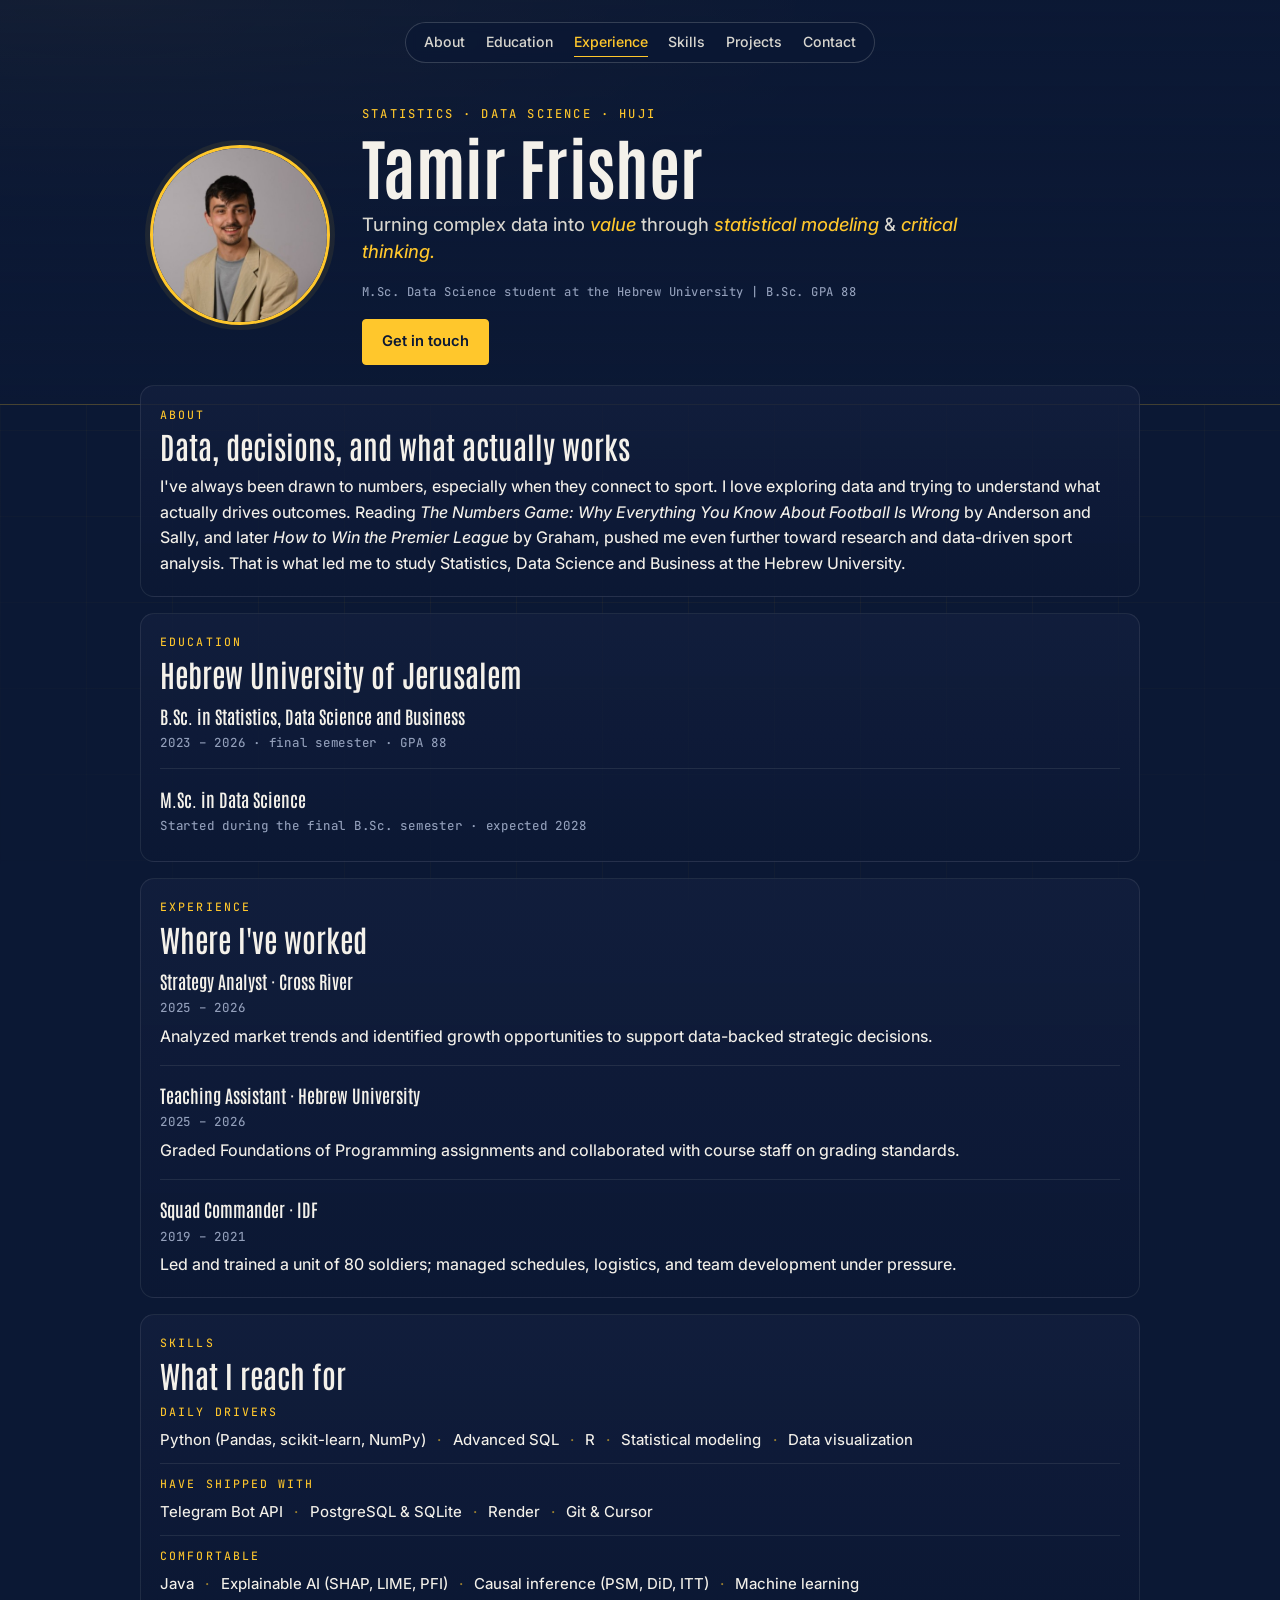
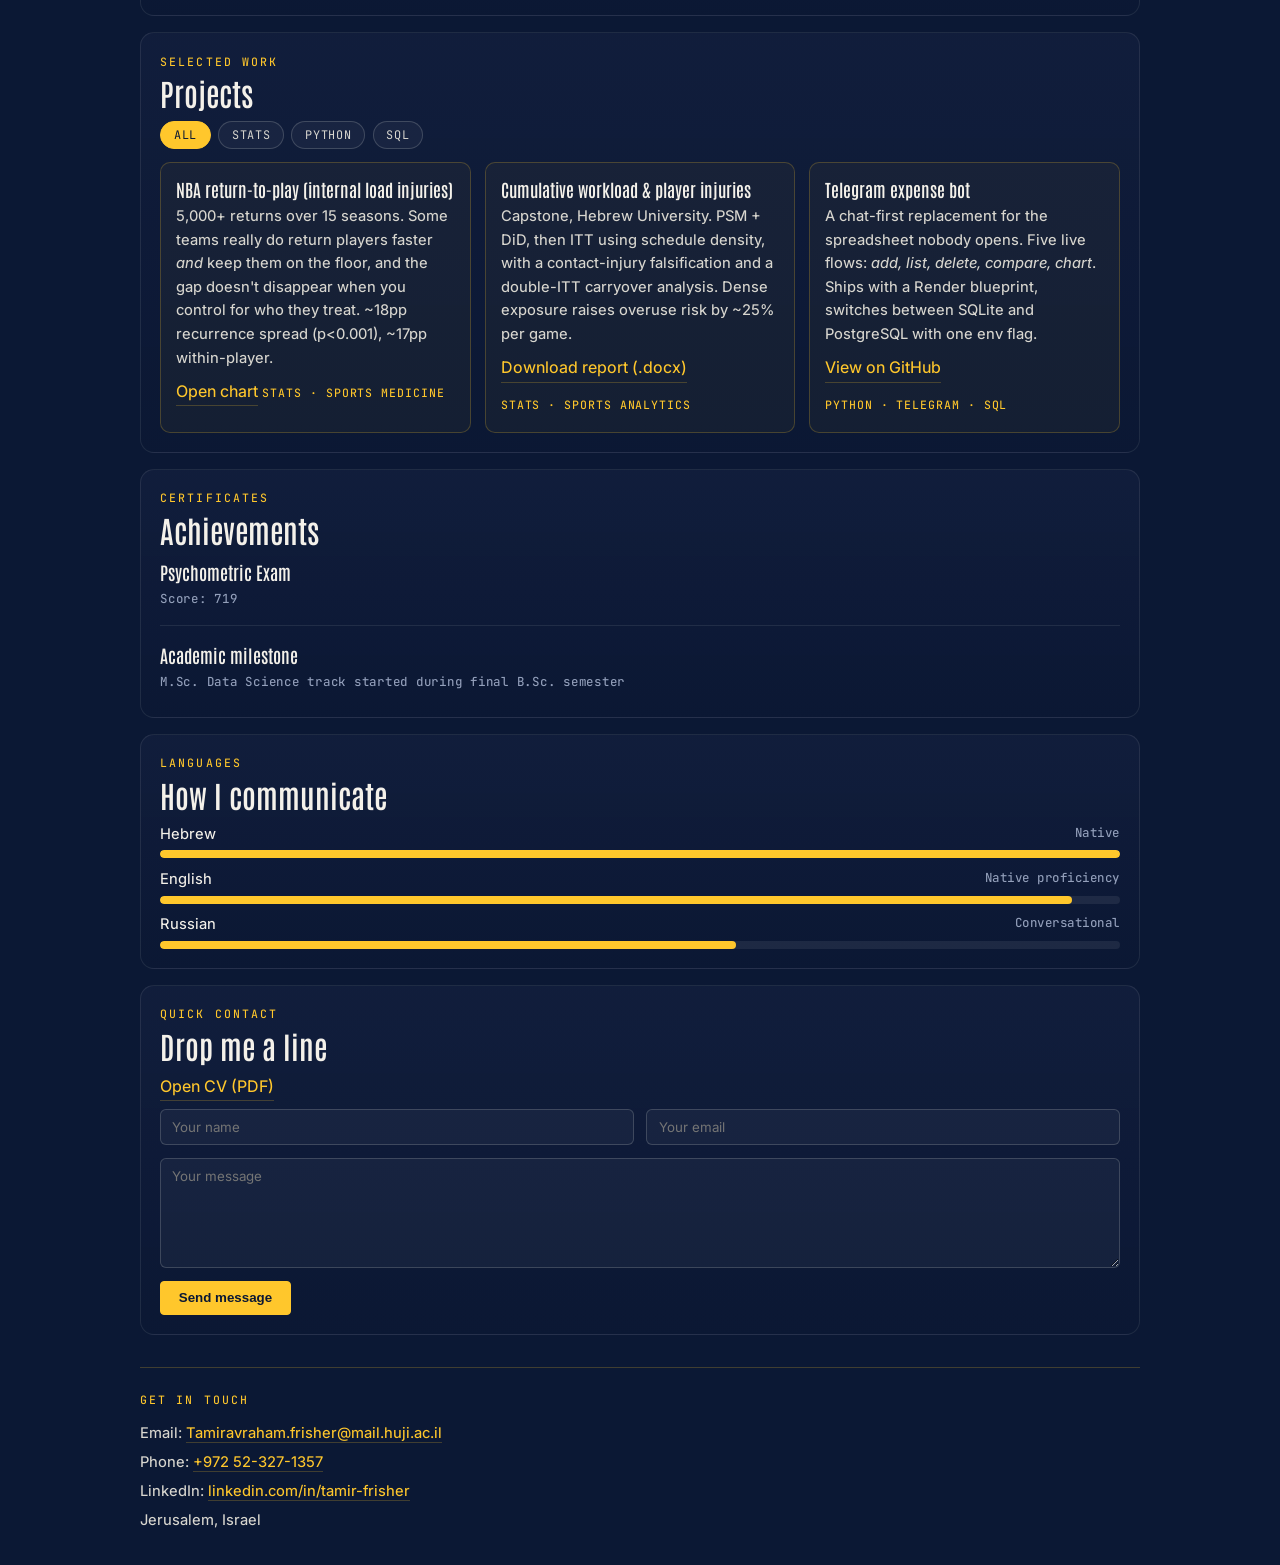
<file: portable-profile.html>
<!DOCTYPE html>
<html lang="en">
  <head>
    <meta charset="UTF-8" />
    <meta name="viewport" content="width=device-width, initial-scale=1.0" />
    <title>Tamir Frisher | Portable Profile</title>
    <meta
      name="description"
      content="Single-file portable portfolio of Tamir Frisher: NBA analytics, causal inference, and a Telegram expense bot."
    />
    <meta name="theme-color" content="#0b1834" />
    <link rel="preconnect" href="https://fonts.googleapis.com" />
    <link rel="preconnect" href="https://fonts.gstatic.com" crossorigin />
    <link
      href="https://fonts.googleapis.com/css2?family=Antonio:wght@500;600;700&family=Inter:wght@400;500;600;700&family=JetBrains+Mono:wght@400;500;600&display=swap"
      rel="stylesheet"
    />
    <style>
      :root {
        --ink: #0b1834;
        --ink-soft: #131f3e;
        --ink-line: rgba(244, 241, 234, 0.09);
        --ink-line-strong: rgba(244, 241, 234, 0.18);
        --ivory: #f4f1ea;
        --ivory-soft: #d8d6cf;
        --ivory-mute: #94a0bb;
        --gold: #ffc72c;
        --gold-soft: #ffd75a;
        --gold-line: rgba(255, 199, 44, 0.22);
        --gold-wash: rgba(255, 199, 44, 0.06);
      }

      * {
        box-sizing: border-box;
        margin: 0;
        padding: 0;
      }

      html {
        scroll-behavior: smooth;
      }

      body {
        font-family: "Inter", system-ui, sans-serif;
        font-weight: 450;
        background: var(--ink);
        color: var(--ivory);
        line-height: 1.6;
        -webkit-font-smoothing: antialiased;
        position: relative;
        min-height: 100vh;
      }

      body::before {
        content: "";
        position: fixed;
        inset: 0;
        pointer-events: none;
        z-index: -1;
        background-image:
          linear-gradient(rgba(255, 199, 44, 0.045) 1px, transparent 1px),
          linear-gradient(90deg, rgba(255, 199, 44, 0.045) 1px, transparent 1px);
        background-size: 86px 86px;
        -webkit-mask-image: radial-gradient(
          ellipse at top,
          black 0%,
          black 55%,
          transparent 100%
        );
        mask-image: radial-gradient(
          ellipse at top,
          black 0%,
          black 55%,
          transparent 100%
        );
      }

      .container {
        width: min(1000px, 92%);
        margin: 0 auto;
      }

      .hero {
        padding: 1.4rem 1rem 2.4rem;
        border-bottom: 1px solid var(--gold-line);
        background: linear-gradient(
            180deg,
            rgba(11, 24, 52, 0.55),
            rgba(11, 24, 52, 1)
          ),
          radial-gradient(
            ellipse at 8% 0%,
            rgba(255, 199, 44, 0.08),
            transparent 45%
          ),
          var(--ink);
      }

      .top-nav {
        display: flex;
        flex-wrap: wrap;
        justify-content: center;
        gap: 1.3rem;
        padding: 0.45rem 1.1rem;
        width: fit-content;
        margin: 0 auto;
        border: 1px solid var(--ink-line-strong);
        border-radius: 999px;
        background: rgba(11, 24, 52, 0.85);
        backdrop-filter: blur(6px);
      }

      .top-nav a {
        position: relative;
        color: var(--ivory-soft);
        text-decoration: none;
        font-size: 0.88rem;
        font-weight: 500;
        padding-bottom: 2px;
        transition: color 0.18s ease;
      }

      .top-nav a:hover,
      .top-nav a.active {
        color: var(--gold);
      }

      .top-nav a::after {
        content: "";
        position: absolute;
        left: 0;
        right: 0;
        bottom: -2px;
        height: 1px;
        background: var(--gold);
        transform: scaleX(0);
        transition: transform 0.2s ease;
      }

      .top-nav a:hover::after,
      .top-nav a.active::after {
        transform: scaleX(1);
      }

      .hero-content {
        max-width: 980px;
        margin: 2.6rem auto 0;
        display: grid;
        grid-template-columns: 180px 1fr;
        gap: 2rem;
        align-items: center;
      }

      .hero-portrait {
        width: 180px;
        height: 180px;
        border-radius: 50%;
        overflow: hidden;
        border: 3px solid var(--gold);
        box-shadow: 0 0 0 5px rgba(255, 199, 44, 0.08);
        background: linear-gradient(135deg, var(--ink-soft), var(--ink));
      }

      .hero-portrait img {
        width: 100%;
        height: 100%;
        display: block;
        object-fit: cover;
        object-position: center 20%;
      }

      .eyebrow {
        font-family: "JetBrains Mono", ui-monospace, monospace;
        font-size: 0.76rem;
        letter-spacing: 0.18em;
        text-transform: uppercase;
        color: var(--gold);
        margin-bottom: 0.55rem;
      }

      .hero h1 {
        font-family: "Antonio", "Inter", sans-serif;
        font-weight: 700;
        font-size: clamp(2.4rem, 6.5vw, 4.2rem);
        line-height: 0.95;
        letter-spacing: 0.005em;
        margin-bottom: 0.85rem;
        color: var(--ivory);
      }

      .hero-line {
        font-size: clamp(1rem, 1.7vw, 1.15rem);
        line-height: 1.5;
        color: var(--ivory-soft);
        max-width: 56ch;
        margin-bottom: 1.1rem;
      }

      .hero-line em {
        color: var(--gold);
        font-style: italic;
      }

      .hero-credentials {
        font-family: "JetBrains Mono", ui-monospace, monospace;
        font-size: 0.76rem;
        letter-spacing: 0.04em;
        color: var(--ivory-mute);
        margin-bottom: 1rem;
      }

      .cta {
        display: inline-flex;
        align-items: center;
        background: var(--gold);
        color: var(--ink);
        font-weight: 600;
        font-size: 0.92rem;
        text-decoration: none;
        padding: 0.65rem 1.2rem;
        border-radius: 4px;
        border: 1px solid var(--gold);
        transition: background 0.18s ease;
      }

      .cta:hover {
        background: var(--gold-soft);
      }

      #about {
        margin-top: -1.2rem;
        margin-bottom: 1rem;
      }

      .main-grid {
        margin: 0 auto 2rem;
        display: grid;
        gap: 1rem;
      }

      .card {
        position: relative;
        background: linear-gradient(
          180deg,
          rgba(19, 31, 62, 0.78),
          rgba(11, 24, 52, 0.82)
        );
        border: 1px solid var(--ink-line);
        border-radius: 14px;
        padding: 1.2rem;
        overflow: hidden;
      }

      .card::before {
        content: "";
        position: absolute;
        left: 0;
        top: 18%;
        bottom: 18%;
        width: 3px;
        background: var(--gold);
        border-radius: 0 4px 4px 0;
        transform: scaleY(0);
        transform-origin: top;
        transition: transform 0.32s cubic-bezier(0.2, 0.8, 0.2, 1);
      }

      .card:hover::before,
      .card:focus-within::before {
        transform: scaleY(1);
      }

      .section-tag {
        font-family: "JetBrains Mono", ui-monospace, monospace;
        font-size: 0.72rem;
        text-transform: uppercase;
        letter-spacing: 0.18em;
        color: var(--gold);
        margin-bottom: 0.4rem;
      }

      .card h2 {
        font-family: "Antonio", "Inter", sans-serif;
        font-weight: 600;
        font-size: clamp(1.4rem, 2.4vw, 1.9rem);
        line-height: 1.05;
        color: var(--ivory);
        margin-bottom: 0.75rem;
      }

      .section-animate {
        opacity: 0;
        transform: translateY(18px);
        transition: opacity 0.45s ease, transform 0.45s ease;
      }

      .section-animate.visible {
        opacity: 1;
        transform: translateY(0);
      }

      .timeline-item + .timeline-item {
        margin-top: 0.95rem;
        padding-top: 0.95rem;
        border-top: 1px solid var(--ink-line);
      }

      .timeline-item h3 {
        font-family: "Antonio", "Inter", sans-serif;
        font-weight: 600;
        font-size: 1.12rem;
        color: var(--ivory);
        margin-bottom: 0.18rem;
      }

      .timeline-item span {
        display: block;
        color: var(--ivory-mute);
        font-family: "JetBrains Mono", ui-monospace, monospace;
        font-size: 0.78rem;
        letter-spacing: 0.06em;
        margin-bottom: 0.35rem;
      }

      .skill-tier + .skill-tier {
        margin-top: 0.7rem;
        padding-top: 0.7rem;
        border-top: 1px solid var(--ink-line);
      }

      .skill-tier-label {
        font-family: "JetBrains Mono", ui-monospace, monospace;
        font-size: 0.72rem;
        text-transform: uppercase;
        letter-spacing: 0.18em;
        color: var(--gold);
        margin-bottom: 0.4rem;
      }

      .skill-list {
        list-style: none;
        display: flex;
        flex-wrap: wrap;
        gap: 0.4rem 0.7rem;
        font-size: 0.94rem;
        color: var(--ivory);
      }

      .skill-list li:not(:last-child)::after {
        content: "·";
        margin-left: 0.7rem;
        color: var(--gold);
        opacity: 0.6;
      }

      .project-controls {
        display: flex;
        flex-wrap: wrap;
        gap: 0.45rem;
        margin-bottom: 0.85rem;
      }

      .filter-btn {
        background: rgba(244, 241, 234, 0.04);
        border: 1px solid var(--ink-line-strong);
        color: var(--ivory-soft);
        border-radius: 999px;
        padding: 0.3rem 0.8rem;
        cursor: pointer;
        font-family: "JetBrains Mono", ui-monospace, monospace;
        font-size: 0.74rem;
        letter-spacing: 0.06em;
        text-transform: uppercase;
        transition: color 0.15s ease, background 0.15s ease, border-color 0.15s ease;
      }

      .filter-btn:hover {
        color: var(--gold);
        border-color: var(--gold-line);
      }

      .filter-btn.active {
        background: var(--gold);
        border-color: var(--gold);
        color: var(--ink);
      }

      .projects-grid {
        display: grid;
        grid-template-columns: repeat(auto-fit, minmax(240px, 1fr));
        gap: 0.85rem;
      }

      .project-card {
        background: rgba(255, 199, 44, 0.04);
        border: 1px solid var(--gold-line);
        border-radius: 10px;
        padding: 0.95rem;
      }

      .project-card h3 {
        font-family: "Antonio", "Inter", sans-serif;
        font-weight: 600;
        font-size: 1.1rem;
        line-height: 1.15;
        margin-bottom: 0.4rem;
        color: var(--ivory);
      }

      .project-card p {
        font-size: 0.92rem;
        color: var(--ivory-soft);
        margin-bottom: 0.55rem;
      }

      .badge {
        display: inline-block;
        font-family: "JetBrains Mono", ui-monospace, monospace;
        font-size: 0.72rem;
        letter-spacing: 0.08em;
        text-transform: uppercase;
        color: var(--gold);
      }

      .doc-link {
        display: inline-block;
        margin-bottom: 0.5rem;
        color: var(--gold);
        text-decoration: none;
        border-bottom: 1px solid var(--gold-line);
        padding-bottom: 1px;
      }

      .doc-link:hover {
        border-bottom-color: var(--gold);
      }

      .language-row {
        margin-top: 0.6rem;
      }

      .language-head {
        display: flex;
        justify-content: space-between;
        gap: 0.6rem;
        font-size: 0.92rem;
        margin-bottom: 0.25rem;
      }

      .language-head span:last-child {
        font-family: "JetBrains Mono", ui-monospace, monospace;
        font-size: 0.78rem;
        color: var(--ivory-mute);
        letter-spacing: 0.04em;
      }

      .bar {
        width: 100%;
        height: 8px;
        background: rgba(244, 241, 234, 0.08);
        border-radius: 999px;
        overflow: hidden;
      }

      .bar > span {
        display: block;
        height: 100%;
        border-radius: 999px;
        background: var(--gold);
      }

      .contact-grid {
        display: grid;
        grid-template-columns: 1fr 1fr;
        gap: 0.8rem;
      }

      .contact-grid input,
      .contact-grid textarea {
        width: 100%;
        background: rgba(244, 241, 234, 0.04);
        border: 1px solid var(--ink-line-strong);
        color: var(--ivory);
        border-radius: 6px;
        padding: 0.55rem 0.7rem;
        font-family: inherit;
      }

      .contact-grid input:focus,
      .contact-grid textarea:focus {
        outline: 1px solid var(--gold);
        border-color: var(--gold);
      }

      .contact-grid textarea {
        min-height: 110px;
        resize: vertical;
        grid-column: 1 / -1;
      }

      .contact-grid button {
        width: fit-content;
        background: var(--gold);
        color: var(--ink);
        border: 1px solid var(--gold);
        border-radius: 4px;
        padding: 0.55rem 1.1rem;
        font-weight: 600;
        cursor: pointer;
      }

      .contact-grid button:hover {
        background: var(--gold-soft);
      }

      footer {
        width: min(1000px, 92%);
        margin: 1.5rem auto 2rem;
        padding-top: 1.4rem;
        border-top: 1px solid var(--gold-line);
        color: var(--ivory-soft);
      }

      .footer-credits-label {
        font-family: "JetBrains Mono", ui-monospace, monospace;
        font-size: 0.72rem;
        text-transform: uppercase;
        letter-spacing: 0.18em;
        color: var(--gold);
        margin-bottom: 0.45rem;
      }

      .footer-credits {
        display: grid;
        gap: 0.35rem;
        font-size: 0.92rem;
      }

      .footer-credits a {
        color: var(--gold);
        text-decoration: none;
        border-bottom: 1px solid var(--gold-line);
      }

      .footer-credits a:hover {
        border-bottom-color: var(--gold);
      }

      #toTop {
        position: fixed;
        right: 1rem;
        bottom: 1rem;
        width: 40px;
        height: 40px;
        border-radius: 999px;
        border: 1px solid var(--gold-line);
        background: rgba(11, 24, 52, 0.88);
        color: var(--gold);
        cursor: pointer;
        display: none;
      }

      #toTop.show {
        display: block;
      }

      @media (max-width: 760px) {
        .hero-content {
          grid-template-columns: 1fr;
          text-align: center;
          gap: 1.2rem;
        }
        .hero-portrait {
          width: 140px;
          height: 140px;
          margin: 0 auto;
        }
        .hero-line {
          margin-left: auto;
          margin-right: auto;
        }
        .contact-grid {
          grid-template-columns: 1fr;
        }
      }

      @media (prefers-reduced-motion: reduce) {
        *,
        *::before,
        *::after {
          animation: none !important;
          transition: none !important;
          scroll-behavior: auto !important;
        }
      }
    </style>
  </head>
  <body>
    <header class="hero">
      <nav class="top-nav" aria-label="Primary">
        <a href="#about">About</a>
        <a href="#education">Education</a>
        <a href="#experience">Experience</a>
        <a href="#skills">Skills</a>
        <a href="#projects">Projects</a>
        <a href="#contact">Contact</a>
      </nav>
      <div class="hero-content">
        <div class="hero-portrait">
          <img
            src="assets/headshot.jpg"
            alt="Tamir Frisher"
            width="180"
            height="180"
            loading="eager"
            decoding="async"
          />
        </div>
        <div class="hero-copy">
          <p class="eyebrow">Statistics · Data Science · HUJI</p>
          <h1>Tamir Frisher</h1>
          <p class="hero-line">
            Turning complex data into <em>value</em> through
            <em>statistical modeling</em> &amp; <em>critical thinking.</em>
          </p>
          <p class="hero-credentials">
            M.Sc. Data Science student at the Hebrew University | B.Sc. GPA 88
          </p>
          <a class="cta" href="mailto:Tamiravraham.frisher@mail.huji.ac.il"
            >Get in touch</a
          >
        </div>
      </div>
    </header>

    <main class="container">
      <section id="about" class="card section-animate">
        <p class="section-tag">About</p>
        <h2>Data, decisions, and what actually works</h2>
        <p>
          I've always been drawn to numbers, especially when they connect to
          sport. I love exploring data and trying to understand what actually
          drives outcomes. Reading <em>The Numbers Game: Why Everything You
          Know About Football Is Wrong</em> by Anderson and Sally, and later
          <em>How to Win the Premier League</em> by Graham, pushed me even
          further toward research and data-driven sport analysis. That is what
          led me to study Statistics, Data Science and Business at the Hebrew
          University.
        </p>
      </section>

      <section class="main-grid">
        <article id="education" class="card section-animate">
          <p class="section-tag">Education</p>
          <h2>Hebrew University of Jerusalem</h2>
          <div class="timeline-item">
            <h3>B.Sc. in Statistics, Data Science and Business</h3>
            <span>2023 – 2026 · final semester · GPA 88</span>
          </div>
          <div class="timeline-item">
            <h3>M.Sc. in Data Science</h3>
            <span>Started during the final B.Sc. semester · expected 2028</span>
          </div>
        </article>

        <article id="experience" class="card section-animate">
          <p class="section-tag">Experience</p>
          <h2>Where I've worked</h2>
          <div class="timeline-item">
            <h3>Strategy Analyst · Cross River</h3>
            <span>2025 – 2026</span>
            <p>
              Analyzed market trends and identified growth opportunities to
              support data-backed strategic decisions.
            </p>
          </div>
          <div class="timeline-item">
            <h3>Teaching Assistant · Hebrew University</h3>
            <span>2025 – 2026</span>
            <p>
              Graded Foundations of Programming assignments and collaborated
              with course staff on grading standards.
            </p>
          </div>
          <div class="timeline-item">
            <h3>Squad Commander · IDF</h3>
            <span>2019 – 2021</span>
            <p>
              Led and trained a unit of 80 soldiers; managed schedules,
              logistics, and team development under pressure.
            </p>
          </div>
        </article>

        <article id="skills" class="card section-animate">
          <p class="section-tag">Skills</p>
          <h2>What I reach for</h2>
          <div class="skill-tier">
            <p class="skill-tier-label">Daily drivers</p>
            <ul class="skill-list">
              <li>Python (Pandas, scikit-learn, NumPy)</li>
              <li>Advanced SQL</li>
              <li>R</li>
              <li>Statistical modeling</li>
              <li>Data visualization</li>
            </ul>
          </div>
          <div class="skill-tier">
            <p class="skill-tier-label">Have shipped with</p>
            <ul class="skill-list">
              <li>Telegram Bot API</li>
              <li>PostgreSQL &amp; SQLite</li>
              <li>Render</li>
              <li>Git &amp; Cursor</li>
            </ul>
          </div>
          <div class="skill-tier">
            <p class="skill-tier-label">Comfortable</p>
            <ul class="skill-list">
              <li>Java</li>
              <li>Explainable AI (SHAP, LIME, PFI)</li>
              <li>Causal inference (PSM, DiD, ITT)</li>
              <li>Machine learning</li>
            </ul>
          </div>
        </article>

        <article id="projects" class="card section-animate">
          <p class="section-tag">Selected work</p>
          <h2>Projects</h2>
          <div class="project-controls">
            <button class="filter-btn active" data-filter="all">All</button>
            <button class="filter-btn" data-filter="stats">Stats</button>
            <button class="filter-btn" data-filter="python">Python</button>
            <button class="filter-btn" data-filter="sql">SQL</button>
          </div>
          <div class="projects-grid">
            <div class="project-card" data-category="stats">
              <h3>NBA return-to-play (internal load injuries)</h3>
              <p>
                5,000+ returns over 15 seasons. Some teams really do return
                players faster <em>and</em> keep them on the floor, and the
                gap doesn't disappear when you control for who they treat.
                ~18pp recurrence spread (p&lt;0.001), ~17pp within-player.
              </p>
              <a
                class="doc-link"
                href="nba-rtp-internal-load-injuries-chart.png?v=20260426-2"
                target="_blank"
                rel="noopener noreferrer"
                >Open chart</a
              >
              <span class="badge">Stats · Sports medicine</span>
            </div>
            <div class="project-card" data-category="stats">
              <h3>Cumulative workload &amp; player injuries</h3>
              <p>
                Capstone, Hebrew University. PSM + DiD, then ITT using
                schedule density, with a contact-injury falsification and a
                double-ITT carryover analysis. Dense exposure raises overuse
                risk by ~25% per game.
              </p>
              <a
                class="doc-link"
                href="project-cumulative-workload-player-injuries.docx"
                >Download report (.docx)</a
              >
              <span class="badge">Stats · Sports analytics</span>
            </div>
            <div class="project-card" data-category="python sql stats">
              <h3>Telegram expense bot</h3>
              <p>
                A chat-first replacement for the spreadsheet nobody opens.
                Five live flows: <em>add, list, delete, compare, chart</em>.
                Ships with a Render blueprint, switches between SQLite and
                PostgreSQL with one env flag.
              </p>
              <a
                class="doc-link"
                href="https://github.com/tamirfrisher1-gif/telegram-expense-bot"
                target="_blank"
                rel="noopener noreferrer"
                >View on GitHub</a
              >
              <span class="badge">Python · Telegram · SQL</span>
            </div>
          </div>
        </article>

        <article class="card section-animate">
          <p class="section-tag">Certificates</p>
          <h2>Achievements</h2>
          <div class="timeline-item">
            <h3>Psychometric Exam</h3>
            <span>Score: 719</span>
          </div>
          <div class="timeline-item">
            <h3>Academic milestone</h3>
            <span
              >M.Sc. Data Science track started during final B.Sc. semester</span
            >
          </div>
        </article>

        <article class="card section-animate">
          <p class="section-tag">Languages</p>
          <h2>How I communicate</h2>
          <div class="language-row">
            <div class="language-head">
              <span>Hebrew</span><span>Native</span>
            </div>
            <div class="bar"><span style="width: 100%"></span></div>
          </div>
          <div class="language-row">
            <div class="language-head">
              <span>English</span><span>Native proficiency</span>
            </div>
            <div class="bar"><span style="width: 95%"></span></div>
          </div>
          <div class="language-row">
            <div class="language-head">
              <span>Russian</span><span>Conversational</span>
            </div>
            <div class="bar"><span style="width: 60%"></span></div>
          </div>
        </article>

        <article class="card section-animate">
          <p class="section-tag">Quick contact</p>
          <h2>Drop me a line</h2>
          <a
            class="doc-link"
            href="Tamir%20Frisher%20CV.pdf"
            target="_blank"
            rel="noopener noreferrer"
            >Open CV (PDF)</a
          >
          <form
            class="contact-grid"
            action="mailto:Tamiravraham.frisher@mail.huji.ac.il"
            method="post"
            enctype="text/plain"
          >
            <input type="text" name="name" placeholder="Your name" required />
            <input
              type="email"
              name="email"
              placeholder="Your email"
              required
            />
            <textarea
              name="message"
              placeholder="Your message"
              required
            ></textarea>
            <button type="submit">Send message</button>
          </form>
        </article>
      </section>
    </main>

    <footer id="contact">
      <div class="footer-credits">
        <p class="footer-credits-label">Get in touch</p>
        <p>
          Email:
          <a href="mailto:Tamiravraham.frisher@mail.huji.ac.il"
            >Tamiravraham.frisher@mail.huji.ac.il</a
          >
        </p>
        <p>Phone: <a href="tel:+972523271357">+972 52-327-1357</a></p>
        <p>
          LinkedIn:
          <a
            href="https://www.linkedin.com/in/tamir-frisher"
            target="_blank"
            rel="noopener noreferrer"
            >linkedin.com/in/tamir-frisher</a
          >
        </p>
        <p>Jerusalem, Israel</p>
      </div>
    </footer>
    <button id="toTop" aria-label="Back to top">&#8593;</button>

    <script>
      (function () {
        const sections = Array.from(
          document.querySelectorAll(
            "main section[id], article[id], footer[id]"
          )
        );
        const navLinks = Array.from(
          document.querySelectorAll(".top-nav a")
        );
        const toTop = document.getElementById("toTop");
        const animated = document.querySelectorAll(".section-animate");
        const filterButtons = document.querySelectorAll(".filter-btn");
        const projectCards = document.querySelectorAll(".project-card");

        const sectionObserver = new IntersectionObserver(
          (entries) => {
            entries.forEach((entry) => {
              if (!entry.isIntersecting) return;
              const id = entry.target.getAttribute("id");
              navLinks.forEach((a) => {
                a.classList.toggle(
                  "active",
                  a.getAttribute("href") === "#" + id
                );
              });
            });
          },
          { rootMargin: "-30% 0px -55% 0px", threshold: 0.1 }
        );
        sections.forEach((s) => sectionObserver.observe(s));

        const animateObserver = new IntersectionObserver(
          (entries, observer) => {
            entries.forEach((entry) => {
              if (!entry.isIntersecting) return;
              entry.target.classList.add("visible");
              observer.unobserve(entry.target);
            });
          },
          { threshold: 0.15 }
        );
        animated.forEach((el) => animateObserver.observe(el));

        window.addEventListener("scroll", () => {
          if (window.scrollY > 420) {
            toTop.classList.add("show");
          } else {
            toTop.classList.remove("show");
          }
        });
        toTop.addEventListener("click", () =>
          window.scrollTo({ top: 0, behavior: "smooth" })
        );

        filterButtons.forEach((button) => {
          button.addEventListener("click", () => {
            const filter = button.getAttribute("data-filter");
            filterButtons.forEach((btn) => btn.classList.remove("active"));
            button.classList.add("active");

            projectCards.forEach((card) => {
              const categories = card.getAttribute("data-category") || "";
              const show =
                filter === "all" || categories.indexOf(filter) !== -1;
              card.style.display = show ? "block" : "none";
            });
          });
        });
      })();
    </script>
  </body>
</html>
</file>
